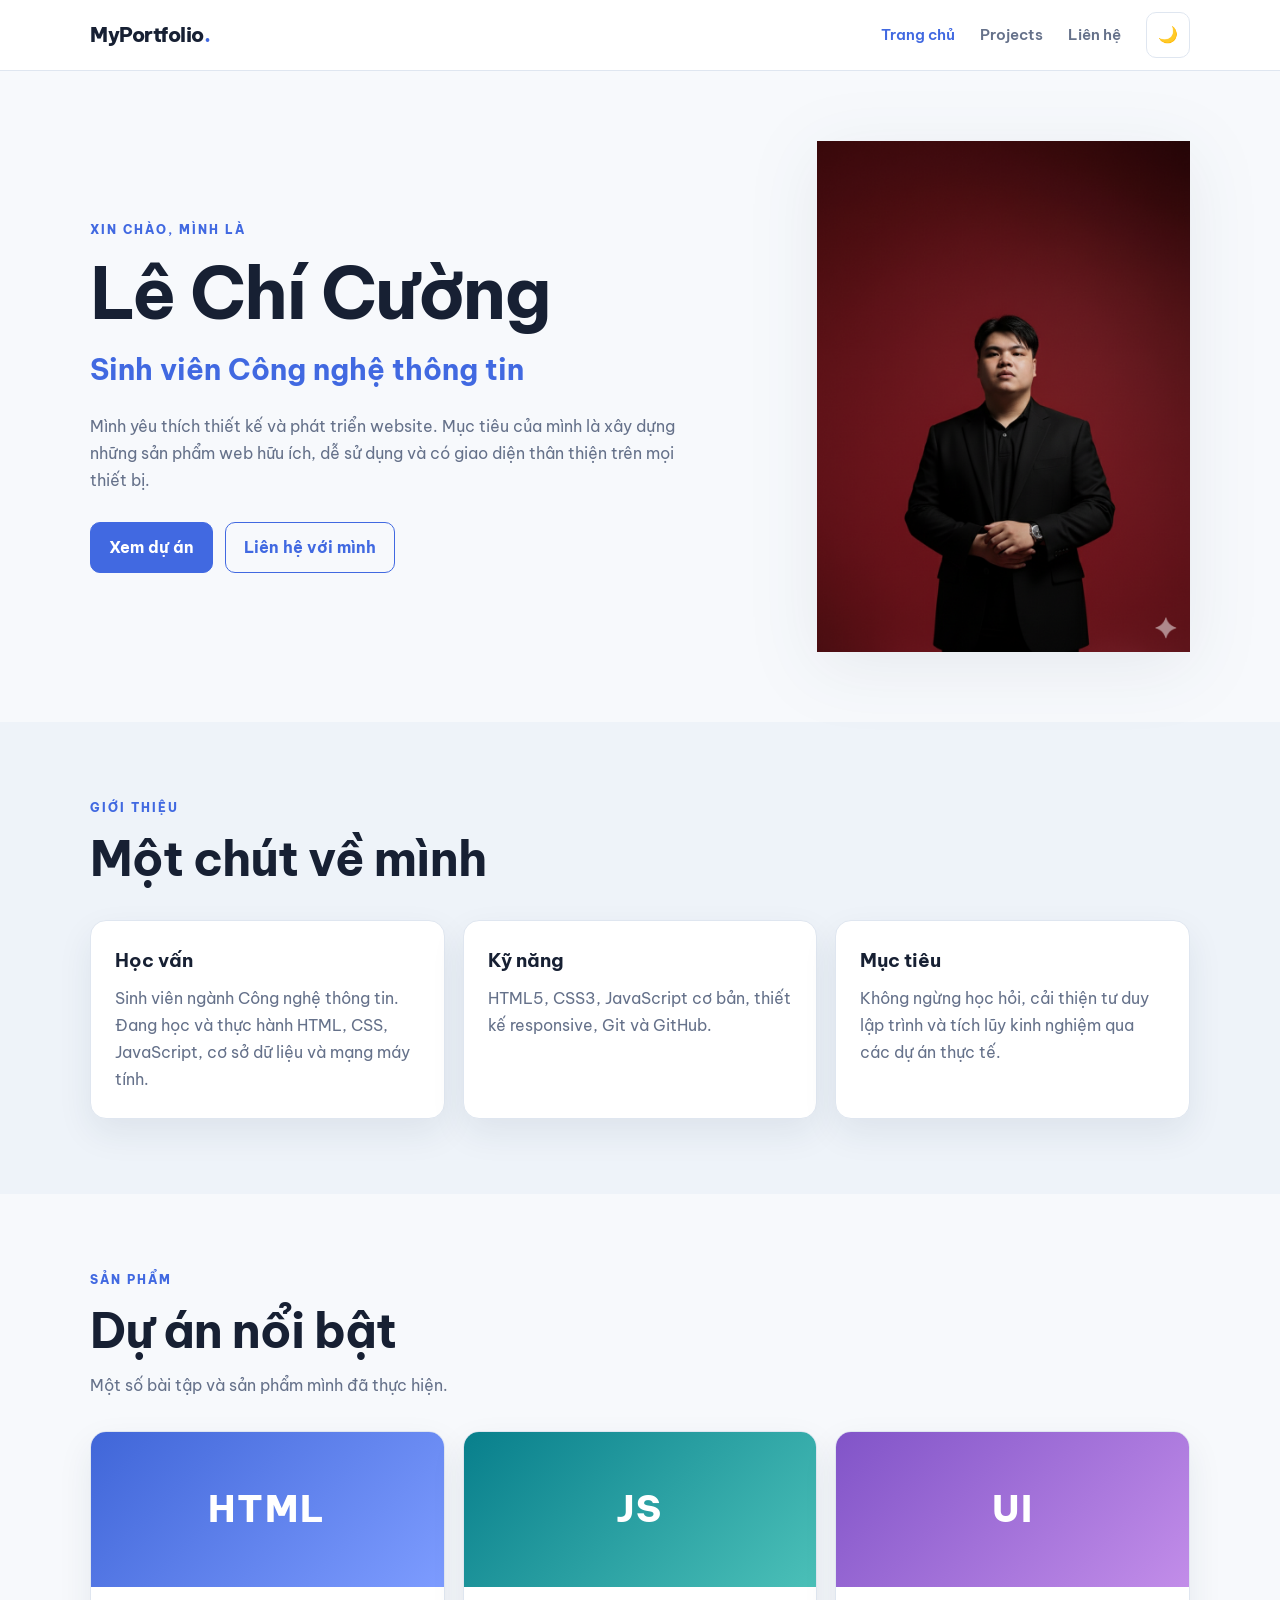
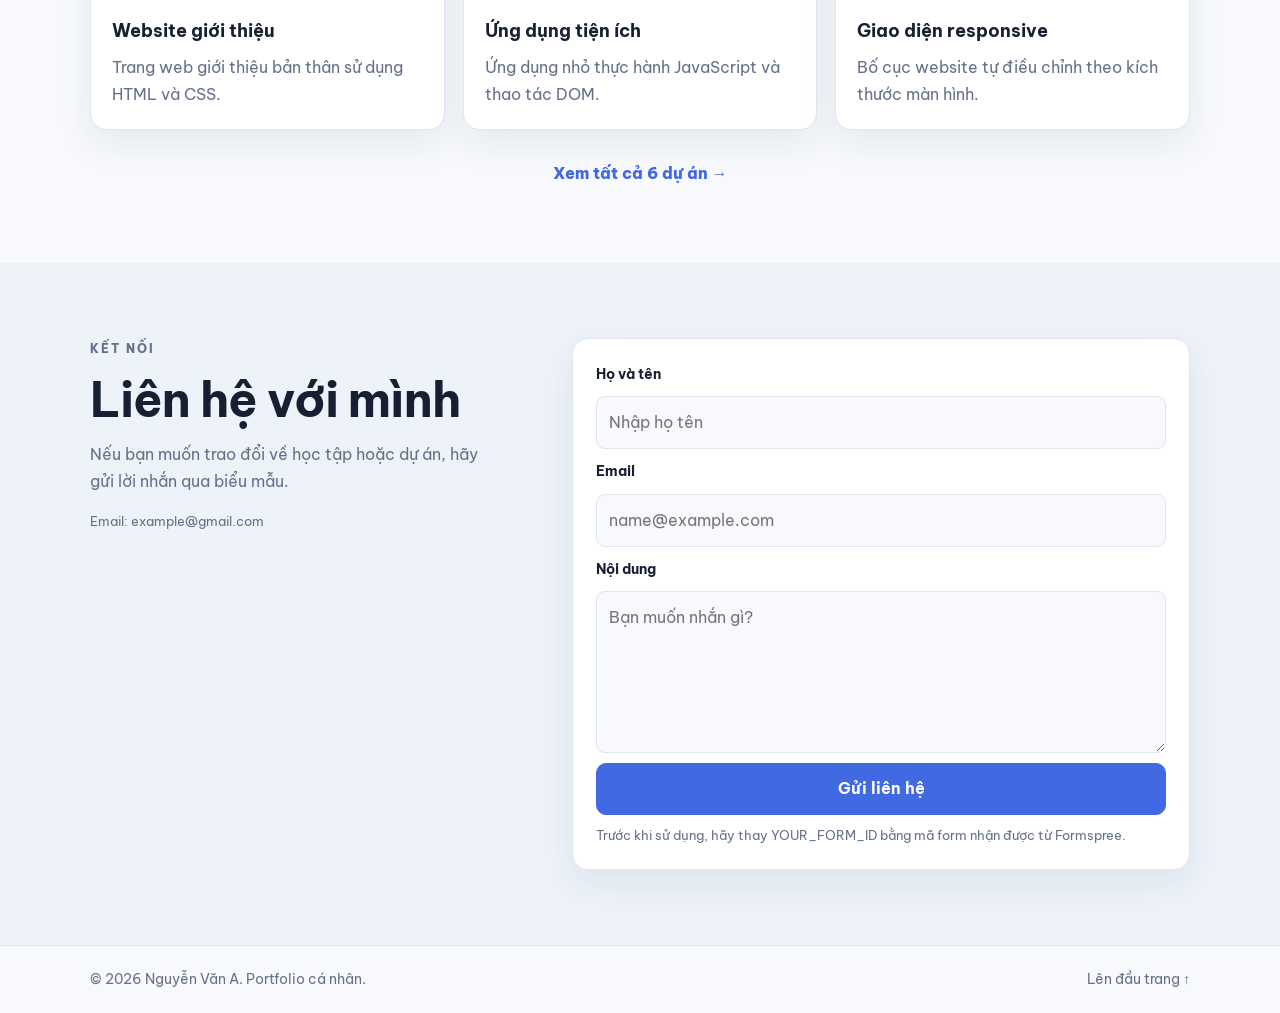
<file: index.html>
<!DOCTYPE html>
<html lang="vi">
<head>
  <meta charset="UTF-8">
  <meta name="viewport" content="width=device-width, initial-scale=1.0">
  <meta name="description" content="Portfolio cá nhân - giới thiệu, kỹ năng và liên hệ.">
  <title>Portfolio | Lê Chí Cường</title>
  <link rel="stylesheet" href="style.css">
  <script src="script.js" defer></script>
</head>
<body>
  <header class="site-header">
    <nav class="nav container" aria-label="Điều hướng chính">
      <a class="logo" href="index.html">MyPortfolio<span>.</span></a>
      <button class="menu-toggle" id="menuToggle" aria-label="Mở menu" aria-expanded="false">☰</button>
      <div class="nav-links" id="navLinks">
        <a class="active" href="index.html">Trang chủ</a>
        <a href="projects.html">Projects</a>
        <a href="#contact">Liên hệ</a>
        <button class="theme-toggle" id="themeToggle" type="button" aria-label="Bật/tắt giao diện tối">🌙</button>
      </div>
    </nav>
  </header>

  <main>
    <section class="hero container">
      <div class="hero-copy reveal">
        <p class="eyebrow">XIN CHÀO, MÌNH LÀ</p>
        <h1>Lê Chí Cường</h1>
        <h2>Sinh viên Công nghệ thông tin</h2>
        <p class="intro">Mình yêu thích thiết kế và phát triển website. Mục tiêu của mình là xây dựng những sản phẩm web hữu ích, dễ sử dụng và có giao diện thân thiện trên mọi thiết bị.</p>
        <div class="hero-actions">
          <a class="button" href="projects.html">Xem dự án</a>
          <a class="button button-outline" href="#contact">Liên hệ với mình</a>
        </div>
      </div>
      <div class="hero-visual reveal">
        <img src="images/avatar.jpg" alt="Ảnh đại diện minh họa">
      </div>
    </section>

    <section class="section section-soft">
      <div class="container">
        <div class="section-heading reveal">
          <p class="eyebrow">GIỚI THIỆU</p>
          <h2>Một chút về mình</h2>
        </div>
        <div class="about-grid">
          <article class="info-card reveal">
            <h3>Học vấn</h3>
            <p>Sinh viên ngành Công nghệ thông tin. Đang học và thực hành HTML, CSS, JavaScript, cơ sở dữ liệu và mạng máy tính.</p>
          </article>
          <article class="info-card reveal">
            <h3>Kỹ năng</h3>
            <p>HTML5, CSS3, JavaScript cơ bản, thiết kế responsive, Git và GitHub.</p>
          </article>
          <article class="info-card reveal">
            <h3>Mục tiêu</h3>
            <p>Không ngừng học hỏi, cải thiện tư duy lập trình và tích lũy kinh nghiệm qua các dự án thực tế.</p>
          </article>
        </div>
      </div>
    </section>

    <section class="section container">
      <div class="section-heading reveal">
        <p class="eyebrow">SẢN PHẨM</p>
        <h2>Dự án nổi bật</h2>
        <p>Một số bài tập và sản phẩm mình đã thực hiện.</p>
      </div>
      <div class="featured-grid">
        <article class="project-card reveal"><div class="project-art art-one">HTML</div><div class="project-content"><h3>Website giới thiệu</h3><p>Trang web giới thiệu bản thân sử dụng HTML và CSS.</p></div></article>
        <article class="project-card reveal"><div class="project-art art-two">JS</div><div class="project-content"><h3>Ứng dụng tiện ích</h3><p>Ứng dụng nhỏ thực hành JavaScript và thao tác DOM.</p></div></article>
        <article class="project-card reveal"><div class="project-art art-three">UI</div><div class="project-content"><h3>Giao diện responsive</h3><p>Bố cục website tự điều chỉnh theo kích thước màn hình.</p></div></article>
      </div>
      <div class="center-action"><a class="text-link" href="projects.html">Xem tất cả 6 dự án →</a></div>
    </section>

    <section class="section section-soft" id="contact">
      <div class="container contact-layout">
        <div class="reveal">
          <p class="eyebrow">KẾT NỐI</p>
          <h2>Liên hệ với mình</h2>
          <p>Nếu bạn muốn trao đổi về học tập hoặc dự án, hãy gửi lời nhắn qua biểu mẫu.</p>
          <p class="contact-note">Email: example@gmail.com</p>
        </div>
        <form class="contact-form reveal" action="https://formspree.io/f/YOUR_FORM_ID" method="POST">
          <label for="name">Họ và tên</label>
          <input id="name" name="name" type="text" placeholder="Nhập họ tên" required>
          <label for="email">Email</label>
          <input id="email" name="email" type="email" placeholder="name@example.com" required>
          <label for="message">Nội dung</label>
          <textarea id="message" name="message" rows="5" placeholder="Bạn muốn nhắn gì?" required></textarea>
          <button class="button" type="submit">Gửi liên hệ</button>
          <small>Trước khi sử dụng, hãy thay YOUR_FORM_ID bằng mã form nhận được từ Formspree.</small>
        </form>
      </div>
    </section>
  </main>

  <footer class="footer">
    <div class="container footer-inner"><p>© 2026 Nguyễn Văn A. Portfolio cá nhân.</p><a href="#top">Lên đầu trang ↑</a></div>
  </footer>
</body>
</html>
</file>
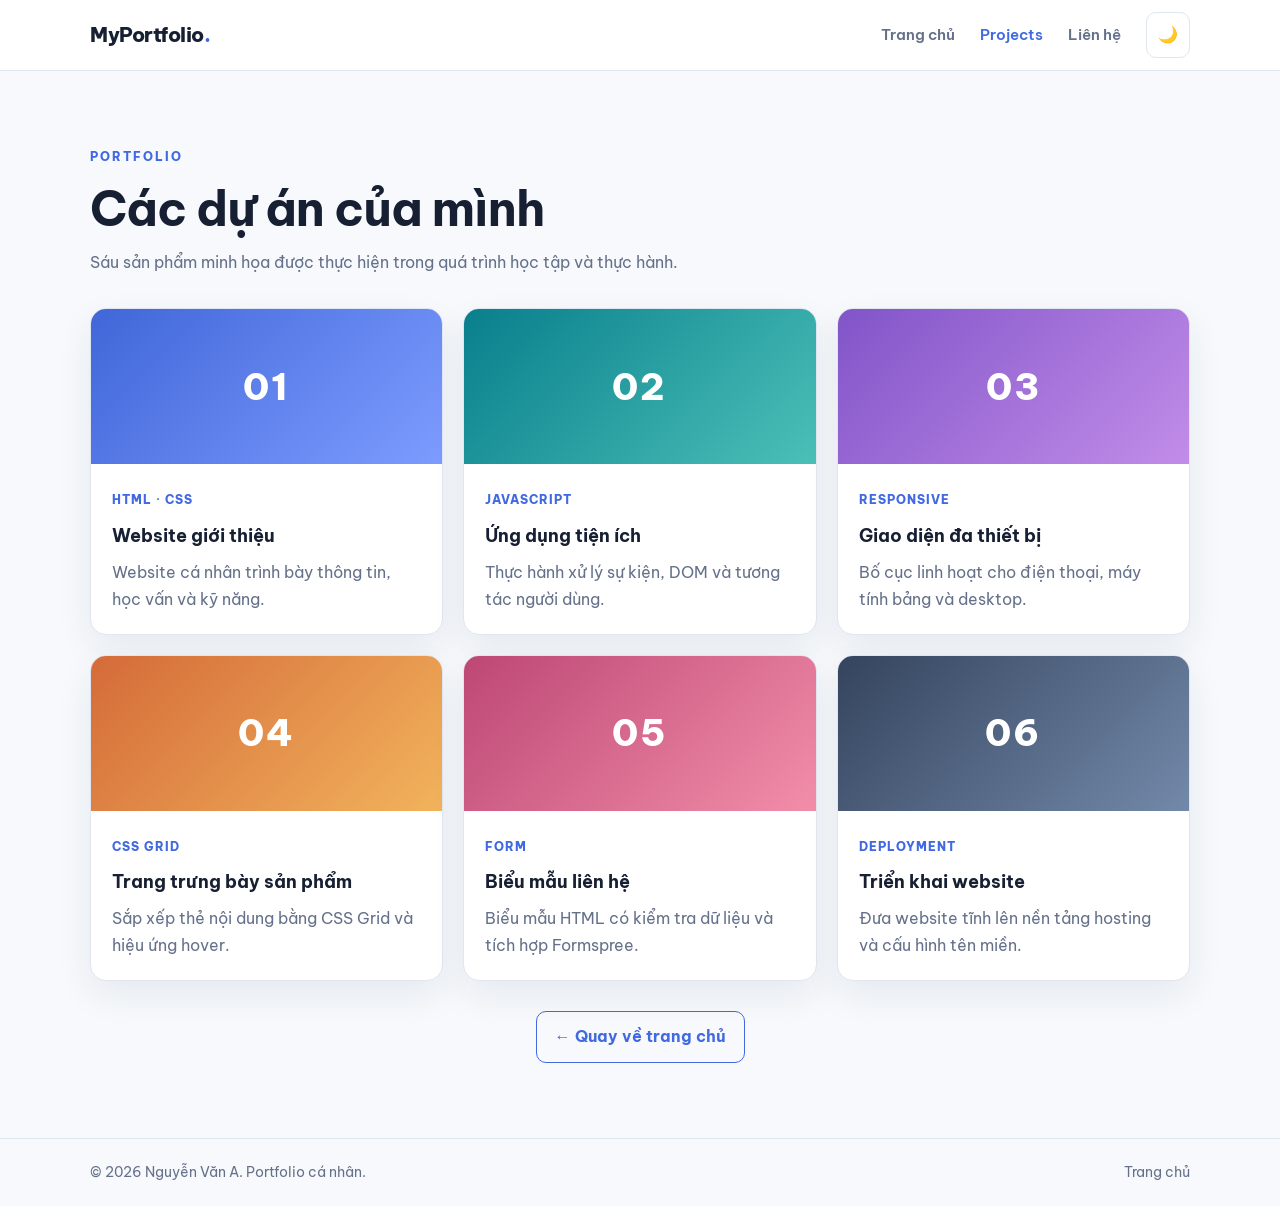
<file: projects.html>
<!DOCTYPE html>
<html lang="vi">
<head>
  <meta charset="UTF-8">
  <meta name="viewport" content="width=device-width, initial-scale=1.0">
  <meta name="description" content="Sáu dự án trong portfolio cá nhân.">
  <title>Projects | MyPortfolio</title>
  <link rel="stylesheet" href="style.css">
  <script src="script.js" defer></script>
</head>
<body>
  <header class="site-header">
    <nav class="nav container" aria-label="Điều hướng chính">
      <a class="logo" href="index.html">MyPortfolio<span>.</span></a>
      <button class="menu-toggle" id="menuToggle" aria-label="Mở menu" aria-expanded="false">☰</button>
      <div class="nav-links" id="navLinks">
        <a href="index.html">Trang chủ</a>
        <a class="active" href="projects.html">Projects</a>
        <a href="index.html#contact">Liên hệ</a>
        <button class="theme-toggle" id="themeToggle" type="button" aria-label="Bật/tắt giao diện tối">🌙</button>
      </div>
    </nav>
  </header>
  <main class="section container projects-page">
    <div class="section-heading reveal">
      <p class="eyebrow">PORTFOLIO</p>
      <h1>Các dự án của mình</h1>
      <p>Sáu sản phẩm minh họa được thực hiện trong quá trình học tập và thực hành.</p>
    </div>
    <div class="projects-grid">
      <article class="project-card reveal"><div class="project-art art-one">01</div><div class="project-content"><span class="tag">HTML · CSS</span><h2>Website giới thiệu</h2><p>Website cá nhân trình bày thông tin, học vấn và kỹ năng.</p></div></article>
      <article class="project-card reveal"><div class="project-art art-two">02</div><div class="project-content"><span class="tag">JavaScript</span><h2>Ứng dụng tiện ích</h2><p>Thực hành xử lý sự kiện, DOM và tương tác người dùng.</p></div></article>
      <article class="project-card reveal"><div class="project-art art-three">03</div><div class="project-content"><span class="tag">Responsive</span><h2>Giao diện đa thiết bị</h2><p>Bố cục linh hoạt cho điện thoại, máy tính bảng và desktop.</p></div></article>
      <article class="project-card reveal"><div class="project-art art-four">04</div><div class="project-content"><span class="tag">CSS Grid</span><h2>Trang trưng bày sản phẩm</h2><p>Sắp xếp thẻ nội dung bằng CSS Grid và hiệu ứng hover.</p></div></article>
      <article class="project-card reveal"><div class="project-art art-five">05</div><div class="project-content"><span class="tag">Form</span><h2>Biểu mẫu liên hệ</h2><p>Biểu mẫu HTML có kiểm tra dữ liệu và tích hợp Formspree.</p></div></article>
      <article class="project-card reveal"><div class="project-art art-six">06</div><div class="project-content"><span class="tag">Deployment</span><h2>Triển khai website</h2><p>Đưa website tĩnh lên nền tảng hosting và cấu hình tên miền.</p></div></article>
    </div>
    <div class="center-action"><a class="button button-outline" href="index.html">← Quay về trang chủ</a></div>
  </main>
  <footer class="footer"><div class="container footer-inner"><p>© 2026 Nguyễn Văn A. Portfolio cá nhân.</p><a href="index.html">Trang chủ</a></div></footer>
</body>
</html>
</file>
<file: style.css>
@import url('https://fonts.googleapis.com/css2?family=Be+Vietnam+Pro:wght@400;500;600;700;800&display=swap');

:root {
  color-scheme: light;
  --bg: #f7f9fc;
  --surface: #ffffff;
  --surface-soft: #eef3f9;
  --text: #172033;
  --muted: #65718a;
  --primary: #4169e1;
  --primary-dark: #294fc4;
  --border: #dfe6f0;
  --shadow: 0 14px 35px rgba(31, 49, 82, .08);
}
:root[data-theme="dark"] {
  color-scheme: dark;
  --bg: #101522;
  --surface: #192235;
  --surface-soft: #141d2e;
  --text: #edf2ff;
  --muted: #aab6cc;
  --primary: #8ba8ff;
  --primary-dark: #b2c4ff;
  --border: #2c3850;
  --shadow: 0 14px 35px rgba(0, 0, 0, .22);
}
* { box-sizing: border-box; }
html { scroll-behavior: smooth; scroll-padding-top: 82px; }
body { margin: 0; background: var(--bg); color: var(--text); font-family: 'Be Vietnam Pro', Arial, sans-serif; line-height: 1.7; transition: background .25s, color .25s; }
a { color: inherit; text-decoration: none; }
button, input, textarea { font: inherit; }
.container { width: min(1100px, calc(100% - 36px)); margin-inline: auto; }
.site-header { position: sticky; top: 0; z-index: 20; background: color-mix(in srgb, var(--surface) 92%, transparent); backdrop-filter: blur(12px); border-bottom: 1px solid var(--border); }
.nav { min-height: 70px; display: flex; align-items: center; justify-content: space-between; gap: 20px; }
.logo { font-weight: 800; font-size: 1.25rem; letter-spacing: -.5px; }
.logo span { color: var(--primary); }
.nav-links { display: flex; align-items: center; gap: 25px; }
.nav-links a { color: var(--muted); font-size: .94rem; font-weight: 600; }
.nav-links a:hover, .nav-links a.active { color: var(--primary); }
.theme-toggle, .menu-toggle { border: 1px solid var(--border); color: var(--text); background: var(--surface); border-radius: 10px; padding: 8px 11px; cursor: pointer; }
.menu-toggle { display: none; }
.hero { min-height: 560px; display: grid; align-items: center; gap: 35px; padding-block: 70px; }
.hero-copy { max-width: 650px; }
.eyebrow { color: var(--primary); font-size: .78rem; font-weight: 800; letter-spacing: 2px; }
h1, h2, h3, p { margin-top: 0; }
h1 { font-size: clamp(2.5rem, 8vw, 4.5rem); line-height: 1.12; letter-spacing: -2px; margin-bottom: 12px; }
.hero h2 { font-size: clamp(1.2rem, 4vw, 1.8rem); color: var(--primary); margin-bottom: 18px; }
.intro { color: var(--muted); max-width: 590px; }
.hero-actions { display: flex; flex-wrap: wrap; gap: 12px; margin-top: 28px; }
.button { display: inline-flex; justify-content: center; align-items: center; border: 1px solid var(--primary); border-radius: 10px; background: var(--primary); color: #fff; padding: 11px 18px; font-weight: 700; cursor: pointer; transition: transform .2s, background .2s; }
.button:hover { transform: translateY(-2px); background: var(--primary-dark); }
.button-outline { background: transparent; color: var(--primary); }
.button-outline:hover { color: #fff; }
.hero-visual { width: min(290px, 75%); margin-inline: auto; }
.hero-visual img { display: block; width: 100%; filter: drop-shadow(var(--shadow)); }
.section { padding-block: 75px; }
.section-soft { background: var(--surface-soft); }
.section-heading { max-width: 650px; margin-bottom: 32px; }
.section-heading h1, .section-heading h2, .contact-layout h2 { font-size: clamp(2rem, 6vw, 3rem); line-height: 1.2; letter-spacing: -1px; margin-bottom: 12px; }
.section-heading > p:last-child, .contact-layout p { color: var(--muted); }
.about-grid, .featured-grid { display: grid; grid-template-columns: 1fr; gap: 18px; }
.info-card, .project-card, .contact-form { background: var(--surface); border: 1px solid var(--border); border-radius: 16px; box-shadow: var(--shadow); }
.info-card { padding: 24px; }
.info-card h3 { margin-bottom: 8px; }
.info-card p, .project-content p { color: var(--muted); margin-bottom: 0; }
.project-card { overflow: hidden; transition: transform .22s, box-shadow .22s; }
.project-card:hover { transform: translateY(-5px); box-shadow: 0 18px 40px rgba(31,49,82,.14); }
.project-art { min-height: 155px; display: grid; place-items: center; color: white; font-size: 2.3rem; font-weight: 800; letter-spacing: 2px; }
.art-one { background: linear-gradient(135deg, #4066d8, #7d9cff); }
.art-two { background: linear-gradient(135deg, #087f8c, #4bc0b8); }
.art-three { background: linear-gradient(135deg, #8154c8, #c28de9); }
.art-four { background: linear-gradient(135deg, #d46b39, #f2b35c); }
.art-five { background: linear-gradient(135deg, #bd4774, #f28eaa); }
.art-six { background: linear-gradient(135deg, #34445e, #7389a9); }
.project-content { padding: 21px; }
.project-content h2, .project-content h3 { font-size: 1.1rem; margin: 8px 0; }
.tag { color: var(--primary); font-size: .75rem; font-weight: 800; text-transform: uppercase; letter-spacing: 1px; }
.center-action { text-align: center; margin-top: 30px; }
.text-link { color: var(--primary); font-weight: 800; }
.contact-layout { display: grid; gap: 30px; align-items: start; }
.contact-form { display: grid; gap: 10px; padding: 23px; }
.contact-form label { font-weight: 700; font-size: .9rem; }
.contact-form input, .contact-form textarea { width: 100%; border: 1px solid var(--border); border-radius: 9px; padding: 12px; background: var(--bg); color: var(--text); outline: none; }
.contact-form input:focus, .contact-form textarea:focus { border-color: var(--primary); }
.contact-form small, .contact-note { color: var(--muted); font-size: .8rem; }
.footer { border-top: 1px solid var(--border); padding: 22px 0; color: var(--muted); font-size: .85rem; }
.footer-inner { display: flex; flex-wrap: wrap; justify-content: space-between; gap: 10px; }
.footer p { margin: 0; }
.projects-page { min-height: 75vh; }
.projects-grid { display: grid; grid-template-columns: 1fr; gap: 20px; }
.reveal { opacity: 0; transform: translateY(24px); transition: opacity .65s ease, transform .65s ease; }
.reveal.visible { opacity: 1; transform: translateY(0); }
@media (min-width: 620px) {
  .hero { grid-template-columns: 1.3fr .7fr; }
  .about-grid { grid-template-columns: repeat(2, 1fr); }
  .featured-grid { grid-template-columns: repeat(2, 1fr); }
  .projects-grid { grid-template-columns: repeat(2, 1fr); }
  .hero-visual { width: 100%; }
}
@media (min-width: 900px) {
  .about-grid { grid-template-columns: repeat(3, 1fr); }
  .featured-grid { grid-template-columns: repeat(3, 1fr); }
  .projects-grid { grid-template-columns: repeat(3, 1fr); }
  .contact-layout { grid-template-columns: .8fr 1.2fr; gap: 70px; }
}
@media (max-width: 619px) {
  .menu-toggle { display: inline-block; }
  .nav { position: relative; }
  .nav-links { display: none; position: absolute; top: 69px; left: 0; right: 0; padding: 18px; background: var(--surface); border: 1px solid var(--border); border-radius: 0 0 14px 14px; flex-direction: column; align-items: stretch; gap: 15px; box-shadow: var(--shadow); }
  .nav-links.open { display: flex; }
  .theme-toggle { align-self: flex-start; }
  .hero { min-height: auto; text-align: center; padding-block: 55px; }
  .hero-actions { justify-content: center; }
  .section { padding-block: 55px; }
}
@media (prefers-reduced-motion: reduce) {
  *, *::before, *::after { scroll-behavior: auto !important; transition-duration: .01ms !important; animation-duration: .01ms !important; }
  .reveal { opacity: 1; transform: none; }
}
</file>
